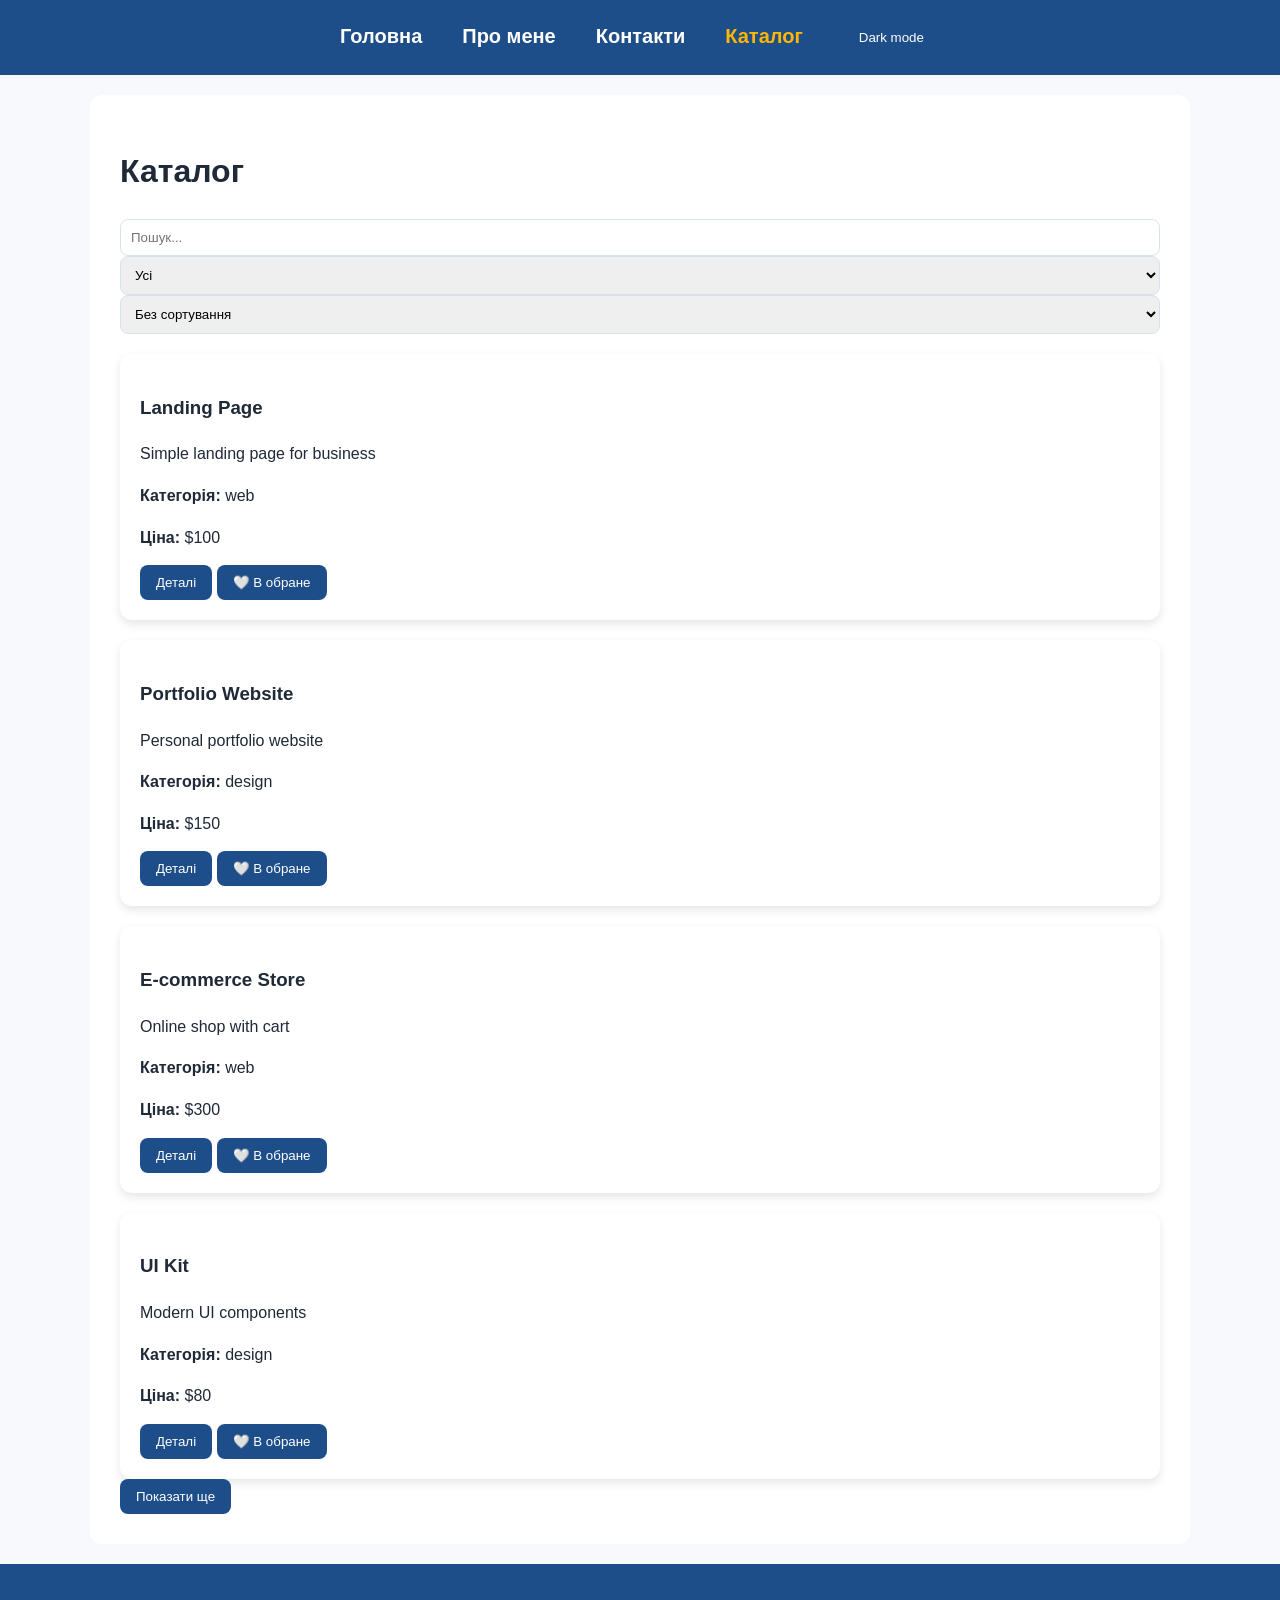
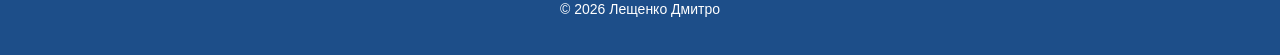
<file: pages/catalog.html>
<!DOCTYPE html>
<html lang="uk">
<head>
  <meta charset="UTF-8">
  <meta name="viewport" content="width=device-width, initial-scale=1.0">
  <title>Каталог</title>

  <link rel="icon" href="data:,">

  <link rel="stylesheet" href="../styles/style.css">
  <link rel="stylesheet" href="../styles/responsive.css">
</head>

<body>

<header class="site-header">
  <nav>
    <a href="../index.html">Головна</a>
    <a href="about.html">Про мене</a>
    <a href="contact.html">Контакти</a>
    <a href="catalog.html" class="active">Каталог</a>
    <button class="theme-toggle" type="button">Change theme</button>
  </nav>
</header>

<main class="container">

  <h1>Каталог</h1>

  <input type="text" id="search" placeholder="Пошук...">

  <select id="category">
    <option value="all">Усі</option>
    <option value="web">Web</option>
    <option value="design">Design</option>
  </select>

  <select id="sort">
    <option value="">Без сортування</option>
    <option value="price">За ціною</option>
  </select>

  <div data-catalog></div>

  <button class="load-more" type="button">Показати ще</button>

</main>

<footer>
  <p>© <span class="year"></span> Лещенко Дмитро</p>
</footer>

<div id="modal" class="modal hidden">
  <div class="modal-content">
    <button id="close-modal" type="button">✖</button>
    <div id="modal-body"></div>
  </div>
</div>

<script src="../js/main.js" defer></script>
<script src="../js/catalog.js" defer></script>

</body>
</html>
</file>
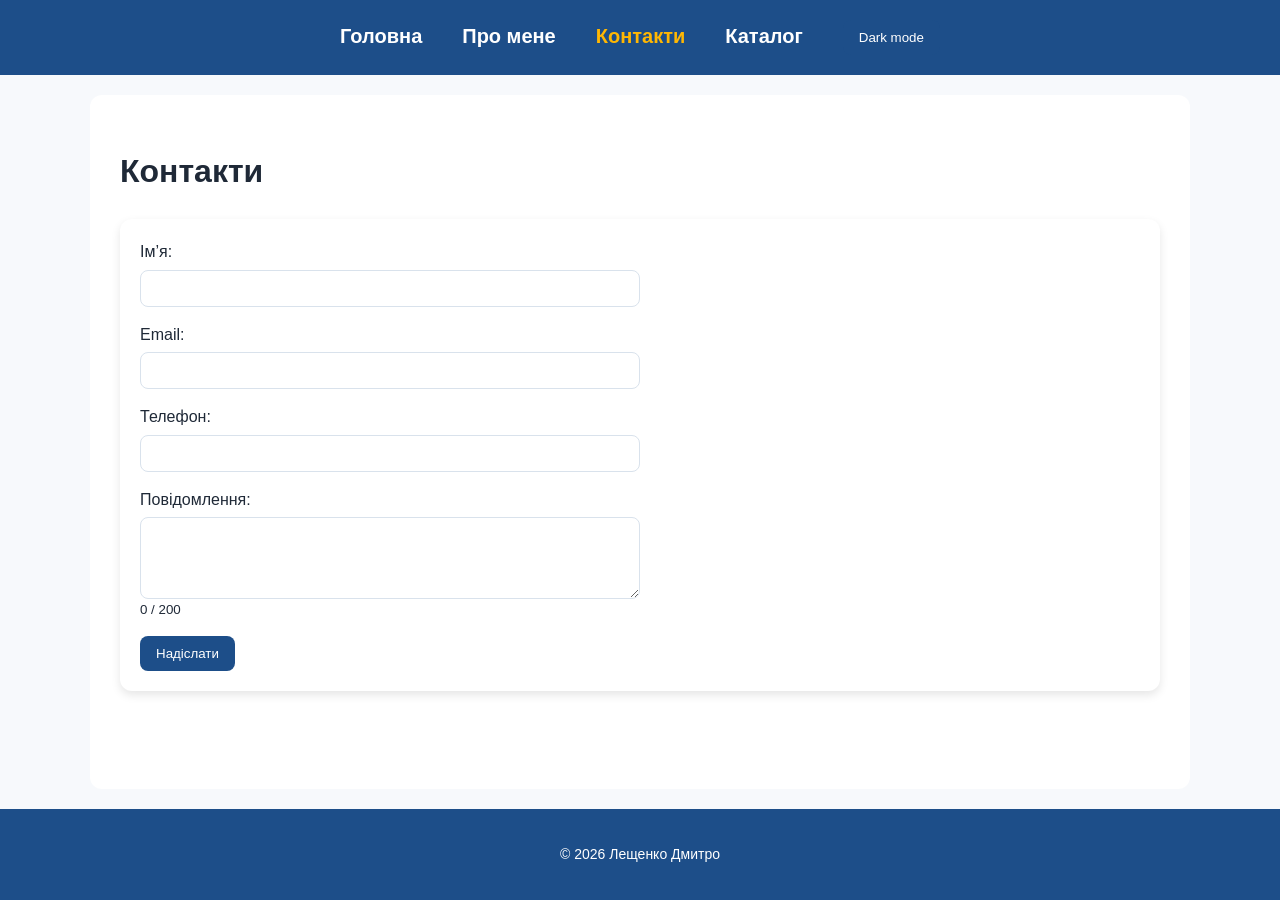
<file: pages/contact.html>
<!DOCTYPE html>
<html lang="uk">
<head>
  <meta charset="UTF-8">
  <meta name="viewport" content="width=device-width, initial-scale=1.0">
  <title>Контакти</title>

  <link rel="icon" href="data:,">

  <link rel="stylesheet" href="../styles/style.css">
  <link rel="stylesheet" href="../styles/responsive.css">
</head>

<body>

<header class="site-header">
  <nav>
    <a href="../index.html">Головна</a>
    <a href="about.html">Про мене</a>
    <a href="contact.html" class="active">Контакти</a>
    <a href="catalog.html">Каталог</a>
    <button class="theme-toggle" type="button">Change theme</button>
  </nav>
</header>

<main class="container">

  <h1>Контакти</h1>

  <section class="card">
    <form id="contact-form" novalidate>

      <div class="form-group">
        <label for="name">Ім’я:</label>
        <input type="text" id="name" name="name" required autocomplete="name">
        <small class="error"></small>
      </div>

      <div class="form-group">
        <label for="email">Email:</label>
        <input type="email" id="email" name="email" required autocomplete="email">
        <small class="error"></small>
      </div>

      <div class="form-group">
        <label for="phone">Телефон:</label>
        <input type="tel" id="phone" name="phone" autocomplete="tel">
        <small class="error"></small>
      </div>

      <div class="form-group">
        <label for="message">Повідомлення:</label>
        <textarea id="message" name="message" rows="4" required></textarea>
        <small class="char-count">0 / 200</small>
        <small class="error"></small>
      </div>

      <button type="submit">Надіслати</button>

    </form>
  </section>

</main>

<footer>
  <p>© <span class="year"></span> Лещенко Дмитро</p>
</footer>

<script src="../js/main.js" defer></script>
</body>
</html>
</file>
<file: styles/style.css>
:root {
  --color-primary: #1d4e89;
  --color-accent: #ffb703;
  --color-bg: #f7f9fc;
  --color-surface: #ffffff;
  --color-text: #1f2937;
  --color-border: #d9e2ec;

  --radius-sm: 8px;
  --radius-md: 12px;
}

body.theme-dark {
  --color-bg: #0f172a;
  --color-surface: #1e293b;
  --color-text: #e2e8f0;
  --color-border: #334155;
}

*,
*::before,
*::after {
  box-sizing: border-box;
}

body {
  margin: 0;
  font-family: Arial, sans-serif;
  line-height: 1.6;
  color: var(--color-text);
  background-color: var(--color-bg);
  display: flex;
  flex-direction: column;
  min-height: 100vh;
  transition: all 0.3s ease;
}

main {
  flex: 1;
  padding: 20px;
}

.container {
  width: min(1100px, calc(100% - 32px));
  margin: 20px auto;
  background: var(--color-surface);
  padding: 30px;
  border-radius: var(--radius-md);
  transition: all 0.3s ease;
}

.site-header {
  width: 100%;
  background: var(--color-primary);
}

nav {
  display: flex;
  justify-content: center;
  gap: 40px;
  padding: 20px 0;
}

nav a {
  color: white;
  text-decoration: none;
  font-size: 20px;
  font-weight: 600;
  transition: 0.3s;
}

nav a:hover,
nav a.active {
  color: var(--color-accent);
}

h1,
h2 {
  color: var(--color-text);
}

p {
  margin-bottom: 15px;
}

img,
video {
  width: 100%;
  max-width: 100%;
  border-radius: var(--radius-sm);
}

audio {
  width: 100%;
  margin-top: 10px;
}

table {
  width: 100%;
  border-collapse: collapse;
}

th,
td {
  padding: 10px;
  border: 1px solid var(--color-border);
}

tr:nth-child(even) {
  background: #f1f5f9;
}

body.theme-dark tr:nth-child(even) {
  background: #1e293b;
}

.card {
  background: var(--color-surface);
  padding: 20px;
  border-radius: var(--radius-md);
  box-shadow: 0 4px 10px rgba(0, 0, 0, 0.1);
  margin-top: 20px;
  transition: all 0.3s ease;
}

body.theme-dark .card {
  box-shadow: 0 4px 20px rgba(0, 0, 0, 0.4);
}

form {
  max-width: 500px;
}

.form-group {
  display: flex;
  flex-direction: column;
  margin-bottom: 15px;
}

label {
  margin-bottom: 5px;
}

input,
textarea,
select {
  width: 100%;
  padding: 10px;
  border: 1px solid var(--color-border);
  border-radius: var(--radius-sm);
  transition: all 0.3s ease;
}

input:focus,
textarea:focus,
select:focus {
  outline: none;
  border-color: var(--color-primary);
}

body.theme-dark input,
body.theme-dark textarea,
body.theme-dark select {
  background: #0f172a;
  color: white;
  border-color: #334155;
}

button {
  background: var(--color-primary);
  color: white;
  padding: 10px 16px;
  border: none;
  border-radius: var(--radius-sm);
  cursor: pointer;
  transition: 0.3s;
}

button:hover {
  opacity: 0.9;
  transform: scale(1.05);
}

section {
  margin-top: 30px;
}

.two-column {
  display: flex;
  gap: 40px;
  align-items: flex-start;
}

.two-column > div {
  flex: 1;
  min-width: 250px;
}

footer {
  text-align: center;
  padding: 20px;
  font-size: 14px;
  background: var(--color-primary);
  color: white;
}

@media (max-width: 768px) {
  nav {
    flex-direction: column;
    gap: 15px;
  }

  .two-column {
    flex-direction: column;
    gap: 20px;
  }

  h1 {
    font-size: 28px;
  }

  .container {
    padding: 20px;
  }
}

.back-to-top {
  position: fixed;
  bottom: 20px;
  right: 20px;
  width: 50px;
  height: 50px;
  background: white;
  color: var(--color-primary);
  border: none;
  border-radius: 50%;
  font-size: 20px;
  font-weight: bold;
  cursor: pointer;
  display: none;
  align-items: center;
  justify-content: center;
  box-shadow: 0 6px 20px rgba(0,0,0,0.15);
  transition: 0.3s;
  z-index: 1000;
}

.back-to-top.show {
  display: flex;
}

.back-to-top:hover {
  transform: translateY(-3px) scale(1.1);
  background: var(--color-primary);
  color: white;
}

.accordion-header {
  width: 100%;
  padding: 12px;
  text-align: left;
  background: var(--color-primary);
  color: white;
  border: none;
  cursor: pointer;
  margin-top: 10px;
  border-radius: 8px;
}

.accordion-content {
  display: none;
  padding: 10px;
}

.accordion-item.active .accordion-content {
  display: block;
}

.modal {
  position: fixed;
  top: 0;
  left: 0;
  width: 100%;
  height: 100%;
  background: rgba(0,0,0,0.75);
  display: flex;
  align-items: center;
  justify-content: center;
  z-index: 1000;
}

.hidden {
  display: none;
}

.modal-content {
  background: white;
  padding: 20px;
  border-radius: 12px;
  max-width: 400px;
  width: 90%;
}

.modal-content button {
  float: right;
  cursor: pointer;
}

.theme-dark .modal-content {
  background: #1e293b;
  color: #ffffff;
}

.theme-dark .modal-content button {
  background: #3b82f6;
  color: white;
}
</file>
<file: styles/responsive.css>
@media (max-width: 768px) {
  nav {
    flex-direction: column;
    align-items: center;
    gap: 10px;
  }

  .container {
    width: calc(100% - 20px);
    padding: 15px;
  }

  h1 {
    font-size: 26px;
  }

  .two-column {
    flex-direction: column;
    gap: 20px;
  }
}
</file>
